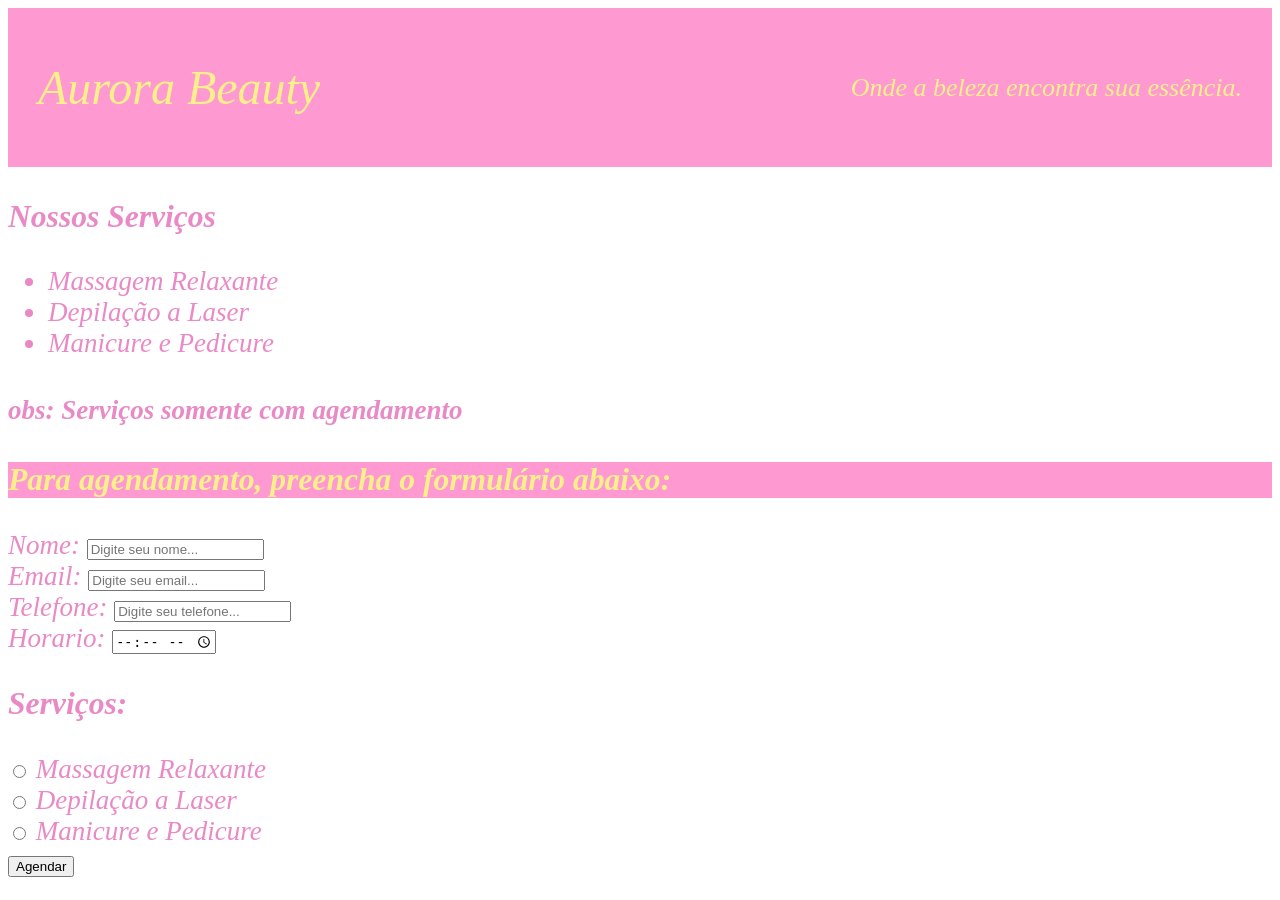
<file: atividade2.html>
<!DOCTYPE html>
<html lang="pt-BR">
<head>
    <meta charset="UTF-8">
    <meta name="viewport" content="width=device-width, initial-scale=1.0">
    <title>Aurora Beauty</title>
    <link rel="stylesheet" href="atividade2.css">
</head>
<body>
 
 <div class="logo">
    <header>
      <h1>Aurora Beauty</h1>
      <h3>Onde a beleza encontra sua essência.</h3>
    </header>
    <div class="servicos">
        <h3>Nossos Serviços</h3>
        <ul>
            <li>Massagem Relaxante</li>
            <li>Depilação a Laser</li>
            <li>Manicure e Pedicure</li>
        </ul>
        <h4>obs: Serviços somente com agendamento</h4>
    </div>

    <div class="agendamento">
        <h3>Para agendamento, preencha o formulário abaixo:</h3>
    </div>


    <div class="formulario">

        <label>Nome:</label>
        <input type="text" placeholder="Digite seu nome..." name="nome" required>

        <div>
            <label>Email:</label>
            <input type="email" placeholder="Digite seu email..." name="email" required>
        </div>

        <div>
            <label>Telefone:</label>
            <input type="tel" placeholder="Digite seu telefone..." name="telefone" required>
        </div>

        <div>
            <label>Horario:</label>
            <input type="time" name="horario" required>
        </div>
    </div>

    <div class=servicos2>
        <div>
            <h3>Serviços:</h3>
            <input type="radio" value="massagem" name="servico" required> Massagem Relaxante<br>
            <input type="radio" value="depilacao" name="servico" required> Depilação a Laser<br>
            <input type="radio" value="manicure" name="servico" required> Manicure e Pedicure<br>
        </div>
            <button type="submit">Agendar</button>
    </div>
</div>
</body>
</html>
</file>
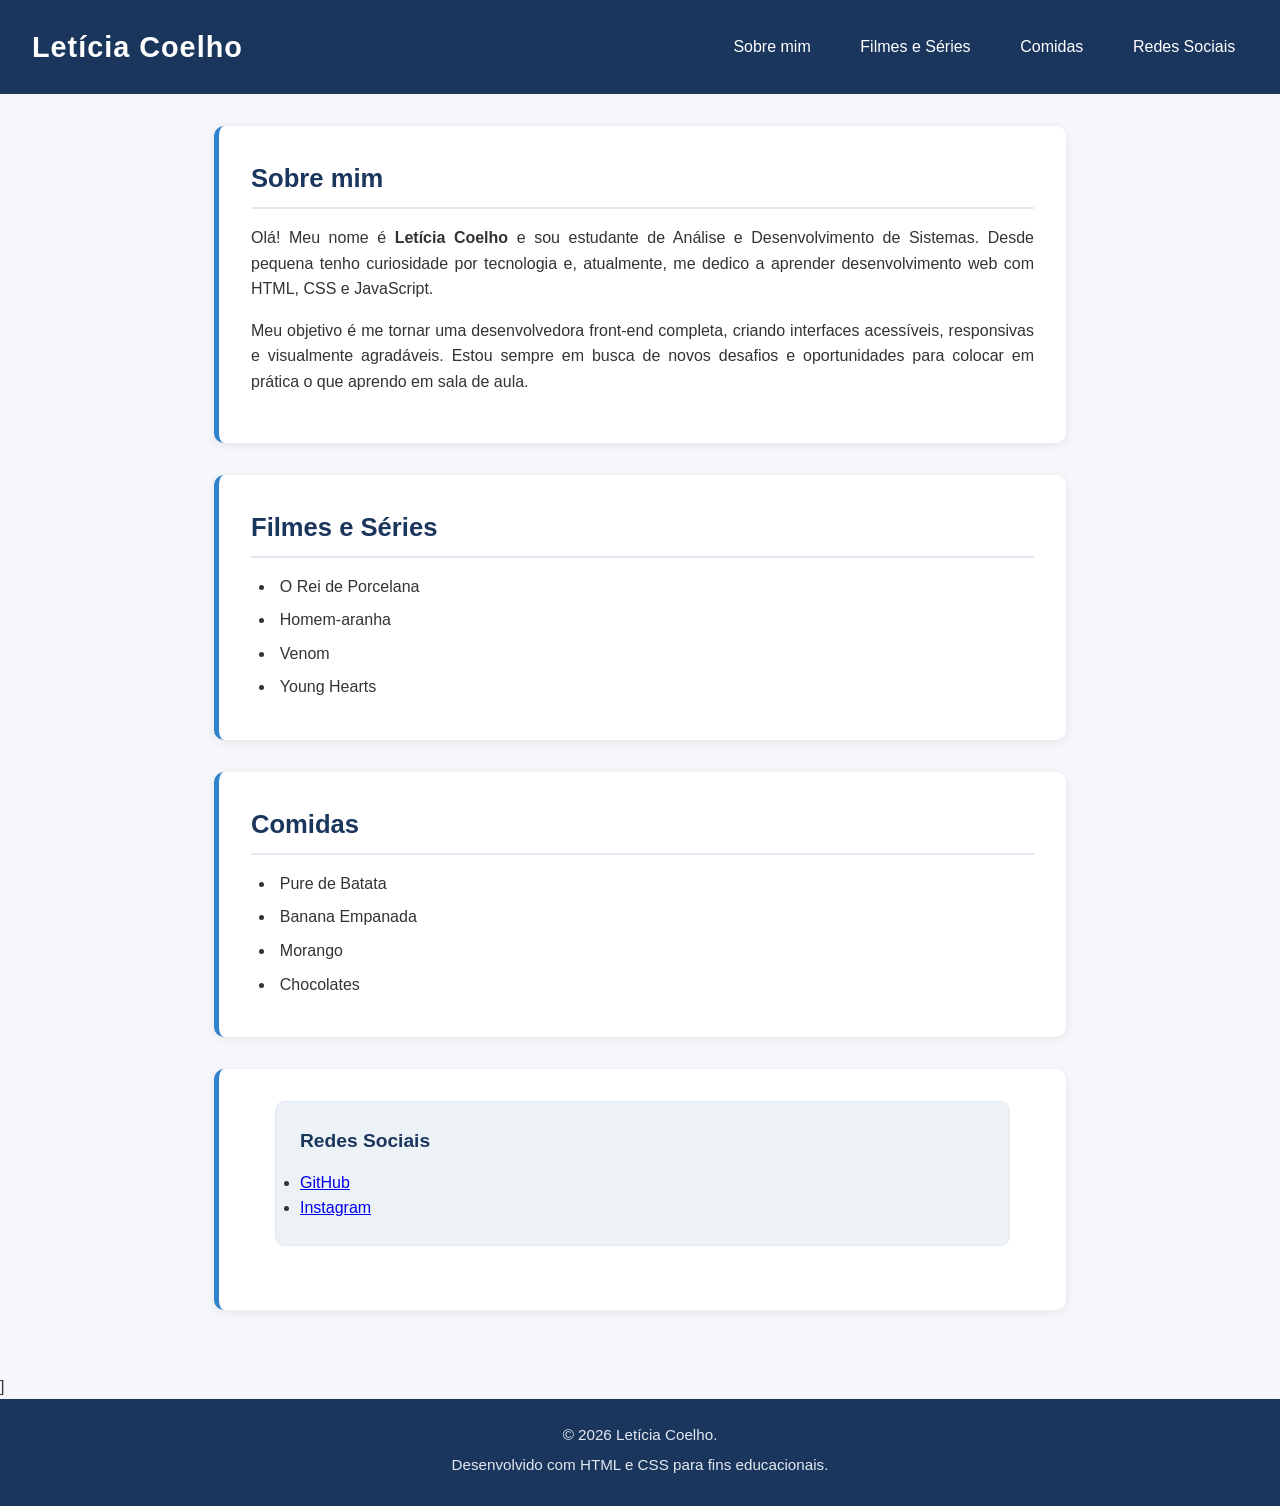
<file: atividade3.html>
<!DOCTYPE html>
<html lang="pt-BR">
<head>
    <meta charset="UTF-8">
    <meta name="viewport" content="width=device-width, initial-scale=1.0">
    <link rel="stylesheet" href="atividade3.css">

    <title>Letícia Coelho | Página Pessoal</title> 

</head>
<body>
    <header>
        <div class="logo">
            <h1>Letícia Coelho</h1>
        </div>
        <nav>
            <ul class="menu">
                <li><a href="#sobre">Sobre mim</a></li>
                <li><a href="#filme">Filmes e Séries</a></li>
                <li><a href="#comida">Comidas</a></li>
                <li><a href="#rede">Redes Sociais</a></li>
            </ul>
        </nav>
    </header>
    <main>
        <section id="sobre" class="secao">
            <h2>Sobre mim</h2>
            <p>Olá! Meu nome é <strong>Letícia Coelho</strong> e sou estudante de Análise e Desenvolvimento de Sistemas.
               Desde pequena tenho curiosidade por tecnologia e, atualmente, me dedico a aprender desenvolvimento web
               com HTML, CSS e JavaScript.</p>
               <p>Meu objetivo é me tornar uma desenvolvedora front-end completa, criando interfaces acessíveis,
               responsivas e visualmente agradáveis. Estou sempre em busca de novos desafios e oportunidades
               para colocar em prática o que aprendo em sala de aula.</p>
            </section>
            
            <section id="filme" class="secao">
                <h2>Filmes e Séries</h2>
                <ul class="lista-filmes">
                    <li>O Rei de Porcelana</li>
                    <li>Homem-aranha</li>
                    <li>Venom</li>
                    <li>Young Hearts</li>
                </ul>
            </section>
            
            <section id="comida" class="secao">
                <h2>Comidas</h2>
                <ul class="lista-comidas">
                    <li>Pure de Batata</li>
                    <li>Banana Empanada</li>
                    <li>Morango</li>
                    <li>Chocolates</li>
                </ul>
            </section>
            
            <section id="rede" class="secao">
                <aside class="sidebar">
                    <h3>Redes Sociais</h3>
                    <ul class="rede">
                        <li><a href="https://github.com/leticiaamarocoelho-star" target="_blank" rel="noopener">GitHub</a></li>
                        <li><a href="https://instagram.com/letcia_amaro?stkn=NzM5ZTBvbTh1bTB1" target="_blank" rel="noopener">Instagram</a></li>
                    </ul>
                </aside>
            </section>
        </main>]

        <footer>
            <p>&copy; 2026 Letícia Coelho.</p>
            <p>Desenvolvido com HTML e CSS para fins educacionais.</p>
        </footer>
    </main>
</body>
</html>
</file>
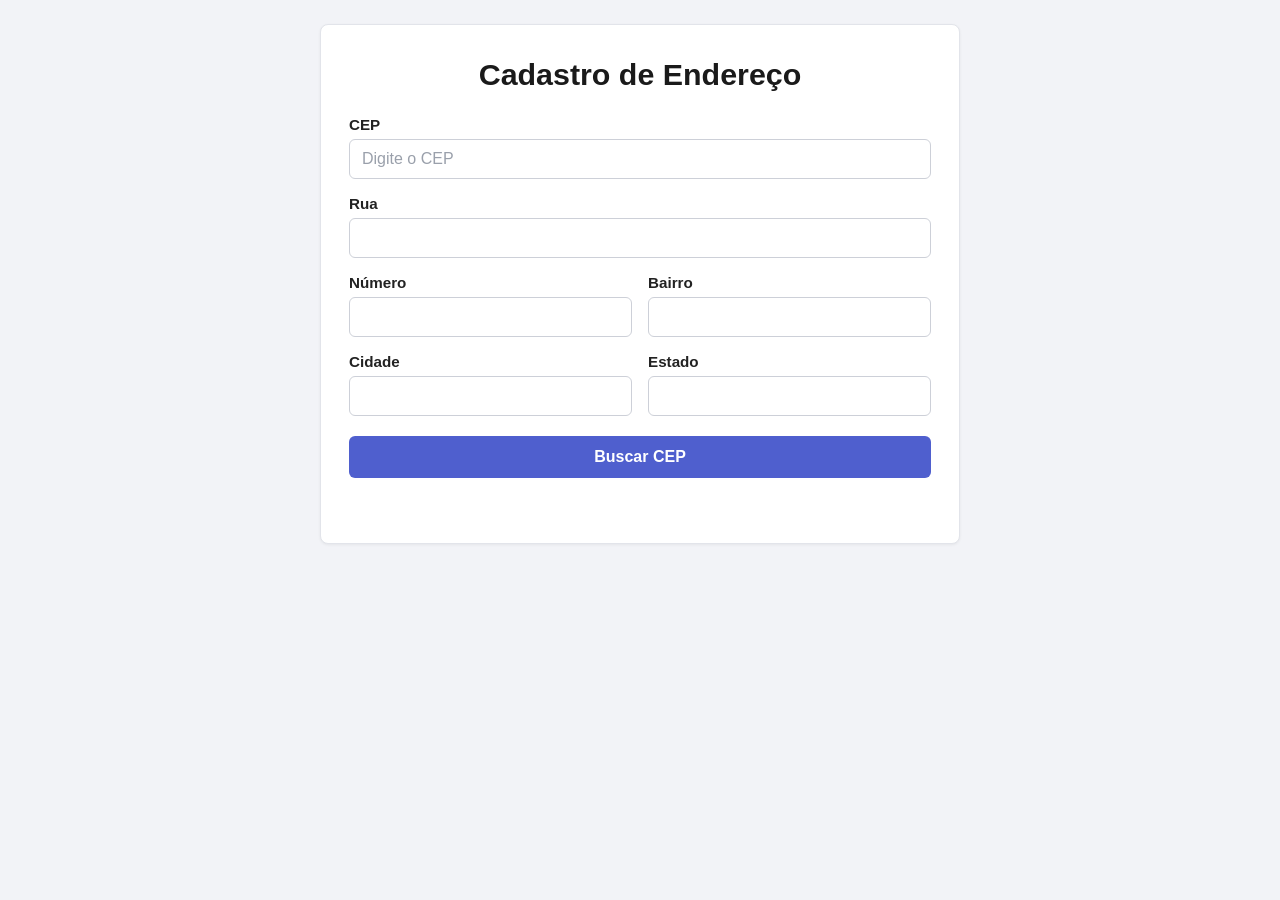
<file: atividade4.html>
<!DOCTYPE html>
<html lang="pt-BR">
    <head>
        <meta charset="UTF-8">
        <meta name="viewport" content="width=device-width, initial-scale=1.0, viewport-fit=cover">
        <title>Cadastro de Endereço</title>
        <link rel="stylesheet" href="atividade4.css">
    </head>
    <body>
        <div class="card">
            <h1>Cadastro de Endereço</h1>
            <form>
                <div class="campo">
                    <label for="cep">CEP</label>
                    <input type="text" id="cep" placeholder="Digite o CEP">
                </div>
                <div class="campo">
                    <label for="logradouro">Rua</label>
                    <input type="text" id="logradouro">
                </div>
                
                <div class="linha">
                    <div class="campo">
                        <label for="numero">Número</label>
                        <input type="text" id="numero">
                    </div>
                    <div class="campo">
                        <label for="bairro">Bairro</label>
                        <input type="text" id="bairro">
                    </div>
                </div>
                <div class="linha">
                    <div class="campo">
                        <label for="cidade">Cidade</label>
                        <input type="text" id="cidade">
                    </div>
                    <div class="campo">
                        <label for="estado">Estado</label><input type="text" id="estado">
                    </div>
                </div>
                <button type="button" onclick="buscarCep()">Buscar CEP</button>
                <p id="mensagem"></p>
            </form>
        </div>

        <script>
        const mensagem = document.querySelector("#mensagem");
        const cep = document.querySelector("#cep");
        const logradouro = document.querySelector("#logradouro");
        const numero = document.querySelector("#numero");
        const bairro = document.querySelector("#bairro");
        const cidade = document.querySelector("#cidade");
        const estado = document.querySelector("#estado");
        
        function buscarCep() {
            logradouro.value = "";
            numero.value = "";
            bairro.value = "";
            cidade.value = "";
            estado.value = "";
            mensagem.textContent = "Carregando...";
            
            console.log(cep.value);
            
            fetch(`https://viacep.com.br/ws/${cep.value}/json/`)
            .then(function (response) {
                if (!response.ok) {
                    throw new Error("Erro ao buscar CEP");
                }
                console.log(response)
                return response.json();
            })
            
            .then(function (dados) {
                mensagem.textContent = "";
                bairro.value = dados.bairro;
                cidade.value = dados.localidade;
                estado.value = dados.uf;
                logradouro.value = dados.logradouro;
                
                console.log(dados)
            })
            
            .catch(function (erro) {
                mensagem.textContent = "Não foi possível.";
                console.error(erro);
            });
        }
     </script>  
 </body>
</html>
</file>
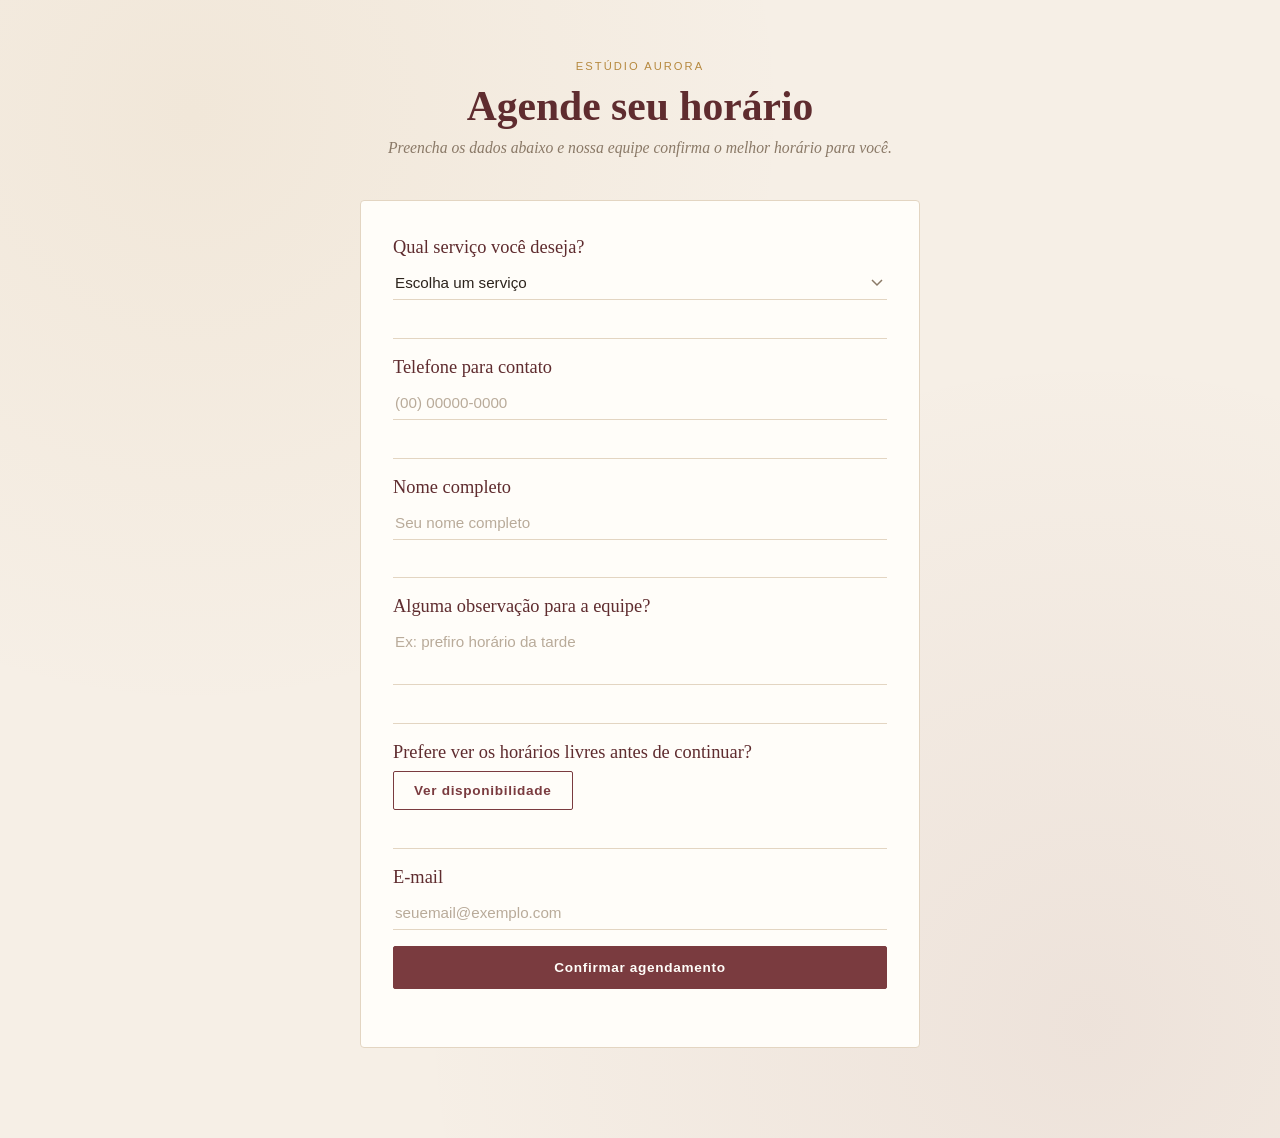
<file: atividade5.html>
<!DOCTYPE html>
<html lang="pt-BR">
    <head>
        <meta charset="UTF-8">
        <meta name="viewport" content="width=device-width, initial-scale=1">
        <title>Estúdio Aurora — Agendamento</title>
        <link rel="stylesheet" href="atividade5.css">
    </head>
    <body>
        
        <div class="page">
            <div class="marca"><span>ESTÚDIO AURORA</span></div>
            <h1>Agende seu horário</h1>
            <p class="intro">Preencha os dados abaixo e nossa equipe confirma o melhor horário para você.</p>
            <form class="evento-form" onsubmit="enviouFormulario(event)">
                <div class="campo">
                    <label for="servico">Qual serviço você deseja?</label>
                    <select id="servico" onchange="mudouOpcao(this)">
                        <option value="">Escolha um serviço</option>
                        <option value="Corte">Corte</option>
                        <option value="Coloração">Coloração</option>
                        <option value="Escova">Escova modelada</option>
                        <option value="Manicure">Manicure e pedicure</option>
                    </select>
                    <p class="resultado" id="resultadoChange"></p>
                </div>
                <div class="campo">
                    <label for="telefone">Telefone para contato</label>
                    <input type="tel" id="telefone" placeholder="(00) 00000-0000" onfocus="entrouNoCampo()">
                    <p class="resultado" id="resultadoFocus"></p>
                </div>
                <div class="campo">
                    <label for="nome">Nome completo</label>
                    <input type="text" id="nome" placeholder="Seu nome completo" onblur="saiuDoCampo()">
                    <p class="resultado" id="resultadoBlur"></p>
                </div>
                <div class="campo">
                    <label for="observacoes">Alguma observação para a equipe?</label>
                    <textarea id="observacoes" placeholder="Ex: prefiro horário da tarde" onkeydown="pressionouTecla(event)"></textarea>
                    <p class="resultado" id="resultadoKeyDown"></p>
                </div>
                <div class="campo">
                    <label>Prefere ver os horários livres antes de continuar?</label>
                    <button type="button" onclick="clicou()">Ver disponibilidade</button>
                    <p class="resultado" id="resultadoClick"></p>
                </div>
                <div class="campo">
                    <label for="email">E-mail</label>
                    <input type="email" id="email" placeholder="seuemail@exemplo.com">
                    <button type="submit">Confirmar agendamento</button>
                    <p class="resultado" id="resultadoSubmit"></p>
                </div>
            </form>
        </div>
        
        
        <script>
        
        function clicou() {
            document.getElementById("resultadoClick").textContent =
            "Horários livres hoje: 10h, 14h e 16h30.";
        }
        
        function mudouOpcao(elemento) {
            document.getElementById("resultadoChange").textContent =
            "Você escolheu: " + elemento.value;
        }
        
        function enviouFormulario(event) {
            event.preventDefault();
            document.getElementById("resultadoSubmit").textContent =
            "Formulário enviado!";

        }

        function entrouNoCampo() {
            document.getElementById("resultadoFocus").textContent =
            "O campo recebeu foco!";
        }

        function saiuDoCampo() {
            document.getElementById("resultadoBlur").textContent =
            "Você saiu do campo!";
        }

        function pressionouTecla(event) {
            document.getElementById("resultadoKeyDown").textContent =
            "Você pressionou: " + event.key;
            }
       </script>
   </body>
</html>
</file>
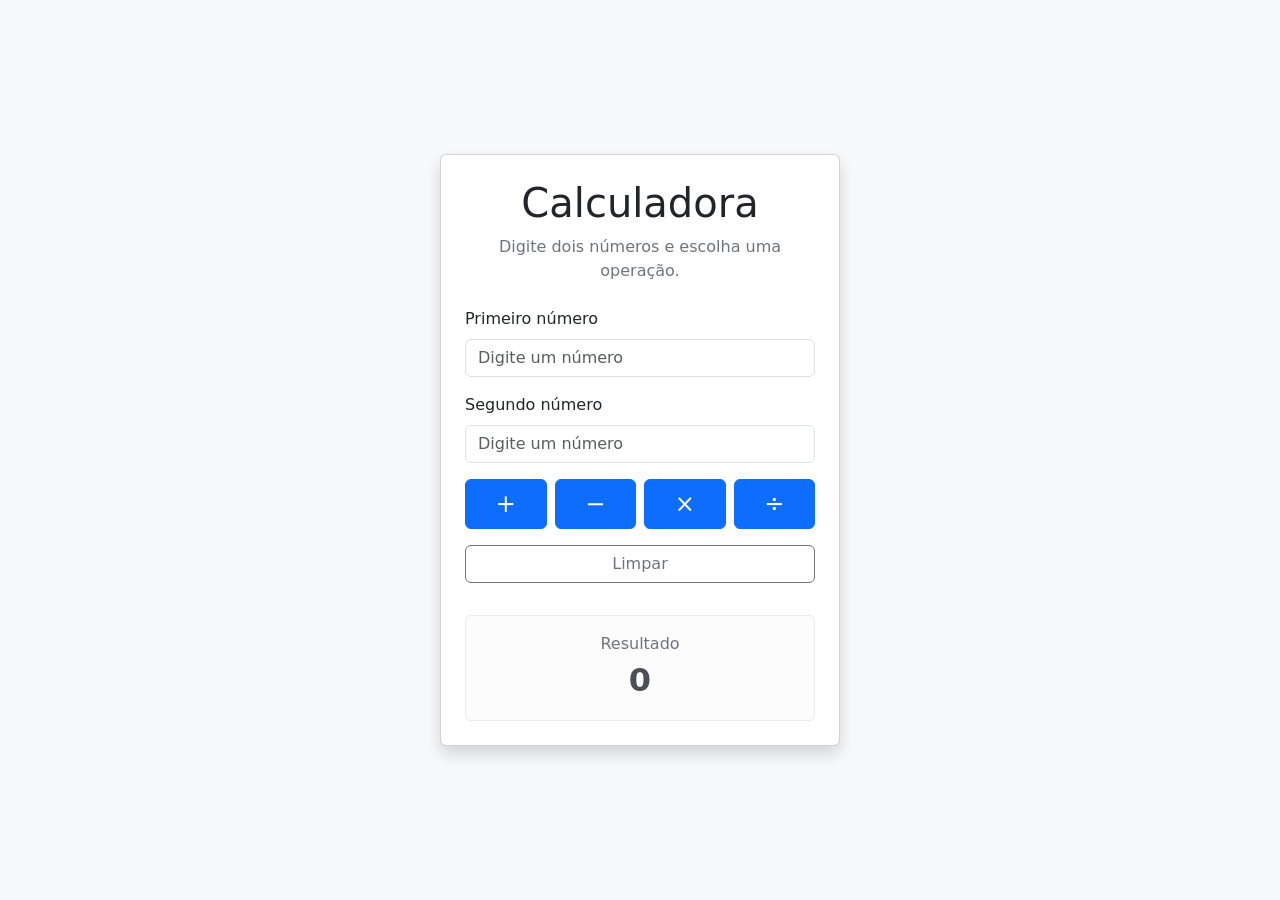
<file: atividade6.html>
<!DOCTYPE html>
<html lang="pt-BR">
  <head>
    <meta charset="UTF-8" />
    <meta name="viewport" content="width=device-width, initial-scale=1.0" />
    <title>Calculadora</title>
    <link
      href="https://cdn.jsdelivr.net/npm/bootstrap@5.3.8/dist/css/bootstrap.min.css"
      rel="stylesheet"
    />
  </head>
  <body class="bg-light">
    <main
      class="container min-vh-100 d-flex justify-content-center align-items-center"
    >
      <div class="card shadow p-4" style="max-width: 400px; width: 100%">
        <h1 class="text-center mb-2">Calculadora</h1>
        <p class="text-center text-secondary mb-4">
          Digite dois números e escolha uma operação.
        </p>
        <div class="mb-3">
          <label for="number1" class="form-label"> Primeiro número </label>
          <input
            type="number"
            id="number1"
            class="form-control"
            placeholder="Digite um número"
          />
        </div>
        <div class="mb-3">
          <label for="number2" class="form-label"> Segundo número </label>
          <input
            type="number"
            id="number2"
            class="form-control"
            placeholder="Digite um número"
          />
        </div>
        <div class="row g-2 mb-3">
          <div class="col-3">
            <button class="btn btn-primary w-100 fs-4" onclick="calcular('+')">
              +
            </button>
          </div>
          <div class="col-3">
            <button class="btn btn-primary w-100 fs-4" onclick="calcular('-')">
              −
            </button>
          </div>
          <div class="col-3">
            <button class="btn btn-primary w-100 fs-4" onclick="calcular('*')">
              ×
            </button>
          </div>
          <div class="col-3">
            <button class="btn btn-primary w-100 fs-4" onclick="calcular('/')">
              ÷
            </button>
          </div>
        </div>
        <button class="btn btn-outline-secondary w-100 mb-3" onclick="limpar()">
          Limpar
        </button>
        <div id="error" class="text-danger text-center mb-3"></div>
        <div class="alert alert-light text-center mb-0">
          <div class="text-secondary">Resultado</div>
          <div id="result" class="fs-2 fw-bold">0</div>
        </div>
      </div>
    </main>
    <script>
      function calcular(operacao) {
        const number1 = parseFloat(document.getElementById("number1").value);
        const number2 = parseFloat(document.getElementById("number2").value);
        const resultElement = document.getElementById("result");
        const errorElement = document.getElementById("error");

        errorElement.textContent = "";
        resultElement.textContent = "0";

        if (isNaN(number1) || isNaN(number2)) {
          errorElement.textContent = "Por favor, insira dois números";
          return;
        }

        let result;
        switch (operacao) {
          case "+":
            result = number1 + number2;
            break;
          case "-":
            result = number1 - number2;
            break;
          case "*":
            result = number1 * number2;
            break;
          case "/":
            if (number2 === 0) {
              errorElement.textContent = "Erro: Divisão por zero não é permitida.";
              return;
            }
            result = number1 / number2;
            break;
          default:
            errorElement.textContent = "Operação inválida.";
            return;
        }

        resultElement.textContent = result.toFixed(0);
      }

      function limpar() {
        document.getElementById("number1").value = "";
        document.getElementById("number2").value = "";
        document.getElementById("result").textContent = "0";
        document.getElementById("error").textContent = "";
      }
    </script>
  </body>
</html>
</file>
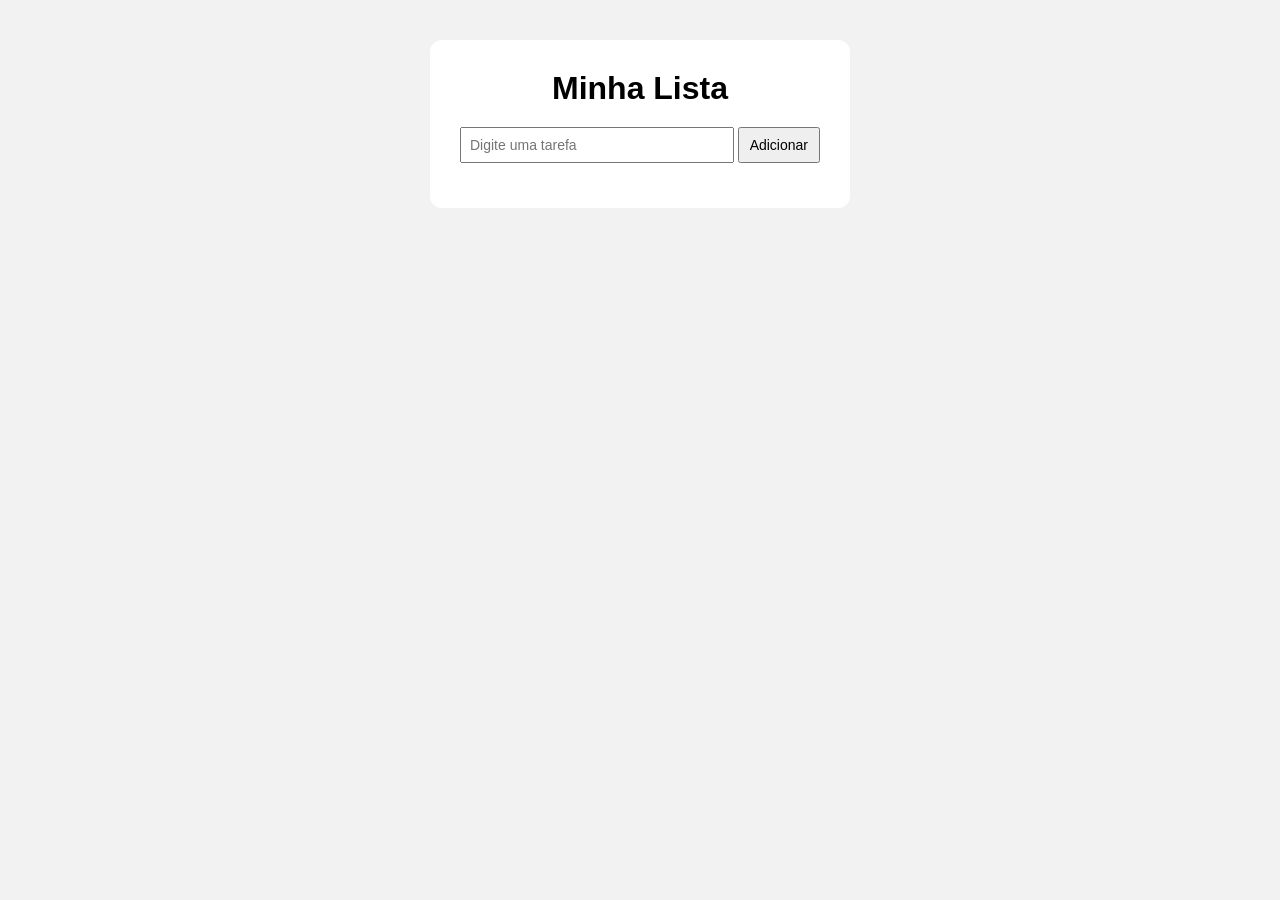
<file: atividade7.html>
<!DOCTYPE html>
<html lang="pt-BR">
    <head>
        <meta charset="UTF-8">
        <meta name="viewport" content="width=device-width, initial-scale=1">
        <link rel="stylesheet" href="atividade7.css">
        <title>Minha Lista</title>
    </head>
    <body>
        <div class="container">
            <h1>Minha Lista</h1>
            <div class="entrada">
                <input type="text" id="tarefa" placeholder="Digite uma tarefa">
                <button id="adicionar">Adicionar</button>
            </div>
            <ul id="lista"></ul>
        </div>
        
        <script>
        
        const input = document.getElementById('tarefa');
        const botao = document.getElementById('adicionar');
        const lista = document.getElementById('lista');
        
        function adicionarTarefa() {
            
            const texto = input.value.trim();
            if (texto === '') return;
            const li = document.createElement('li');
            const checkbox = document.createElement('input');
            checkbox.type = 'checkbox';
            const span = document.createElement('span');
            span.textContent = ' ' + texto;
            checkbox.addEventListener('change', () => {
                li.classList.toggle('feita', checkbox.checked);
            });
            
            li.append(checkbox, span);
            lista.appendChild(li);
            input.value = '';
            input.focus();
        }
        
        botao.addEventListener('click', adicionarTarefa);
        input.addEventListener('keydown', (e) => {
            if (e.key === 'Enter') adicionarTarefa();
            });
            
        </script>
    </body>
</html>
</file>
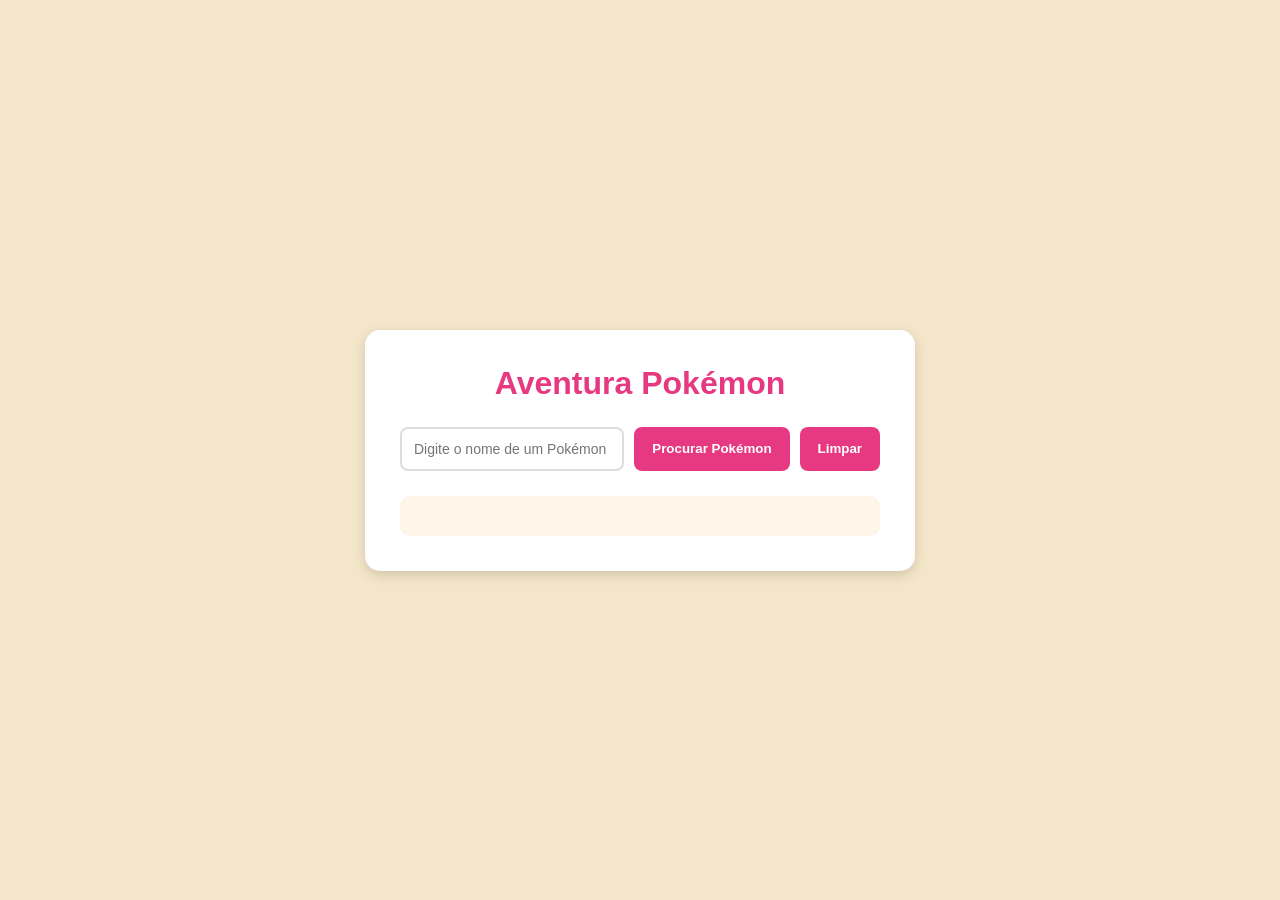
<file: atividade8.html>
<!DOCTYPE html>
<html lang="pt-BR">
    <head>
        <meta charset="UTF-8">
        <meta name="viewport" content="width=device-width, initial-scale=1">
        <link rel="stylesheet" href="atividade8.css">
        <title>Pokémon</title>
    </head>
    <body>
        
        <div class="titulo">
            <h1>Aventura Pokémon</h1>
            
            <div class="entrada">
                <input type="text" id="adicionar" placeholder="Digite o nome de um Pokémon"><!-- cria um campo de texto -->
                <button id="Procurar">Procurar Pokémon</button>
                <button id="Limpar">Limpar</button>
            </div>
            <ul id="lista"></ul>
        </div>
        

        <script>
            
        const input = document.getElementById('adicionar'); 
        const botao = document.getElementById('Procurar');
        const lista = document.getElementById('lista');
        
        async function procurarPokemon() {
            
            const nome = input.value.trim().toLowerCase();
            if (nome === '') {
                alert('Digite o nome de um Pokémon!');
            }
            lista.innerHTML = '<li>Pesquisando...</li>';
            try {
                const resposta = await fetch(
                    `https://pokeapi.co/api/v2/pokemon/${nome}` /* Faz uma requisição para a API do Pokémon com o nome digitado pelo usuário */                     
                );
                
                if (!resposta.ok) {
                    if (resposta.status === 404) {
                        lista.innerHTML = '<li>Pokémon não encontrado!</li>';
                        return;
                    }
                    
                    throw new Error('Erro ao acessar a API');
                }
                
                const dados = await resposta.json();/* Converte a resposta da API em um objeto JSON */
                lista.innerHTML = '';/* Limpa a lista antes de exibir as informações do Pokémon */
            
                const informacoes = [/* Cria um array com as informações do Pokémon */
                    
                'Nome: ' + dados.name,
                'ID: ' + dados.id,
                'Altura: ' + dados.height / 10 + ' metros',
                'Peso: ' + dados.weight / 10 + ' kg',
                'Habilidades: ' + dados.abilities 
                .map(item => item.ability.name)/* Mapeia as habilidades */
                .join(', ')
                ];
                
                informacoes.forEach(function(informacao) {
                    const li = document.createElement('li');
                    li.textContent = informacao;
                    lista.appendChild(li);
                });
            } catch (erro) {
                lista.innerHTML = '<li>Erro na comunicação com a API!</li>';
                console.log(erro);
            }
        }
        botao.addEventListener('click', procurarPokemon);
        input.addEventListener('keydown', function(e) {
            if (e.key === 'Enter') {
                procurarPokemon();
            }
        });
        </script>
    </body>
</html>
</file>
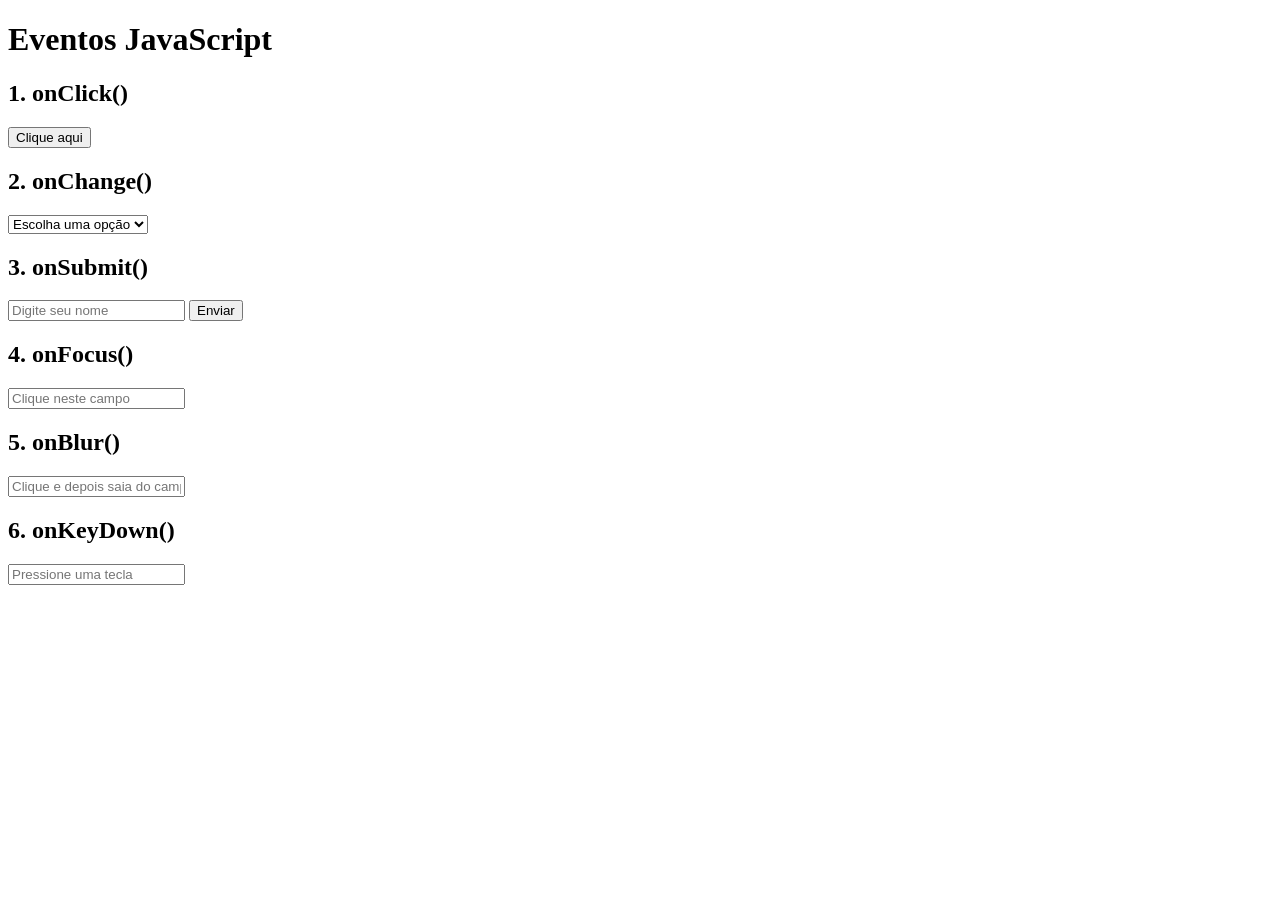
<file: atividadeexemplo.html>
<!DOCTYPE html>
<html lang="pt-BR">
    <head>
        <meta charset="UTF-8">
        <title>Exemplos de Eventos JavaScript</title>
    </head>
    <body>
        <h1>Eventos JavaScript</h1>

        <h2>1. onClick()</h2>
        <button onclick="clicou()">Clique aqui</button>
        <p id="resultadoClick"></p>

        <h2>2. onChange()</h2>
        <select onchange="mudouOpcao(this)">
            <option value="">Escolha uma opção</option>
            <option value="JavaScript">JavaScript</option>
            <option value="HTML">HTML</option>
            <option value="CSS">CSS</option>
        </select>
        <p id="resultadoChange"></p>

        <h2>3. onSubmit()</h2>
        <form onsubmit="enviouFormulario(event)">
            <input type="text" placeholder="Digite seu nome">
            <button type="submit">Enviar</button>
        </form>
        <p id="resultadoSubmit"></p>


        <h2>4. onFocus()</h2>
        <input type="text" placeholder="Clique neste campo" onfocus="entrouNoCampo()">
        <p id="resultadoFocus"></p>


        <h2>5. onBlur()</h2>
        <input type="text" placeholder="Clique e depois saia do campo" onblur="saiuDoCampo()">
        <p id="resultadoBlur"></p>


        <h2>6. onKeyDown()</h2>
        <input type="text" placeholder="Pressione uma tecla" onkeydown="pressionouTecla(event)">
        <p id="resultadoKeyDown"></p>


        <script>
            function clicou() {
                document.getElementById("resultadoClick").textContent =
                    "Você clicou no botão!";
            }

            function mudouOpcao(elemento) {
                document.getElementById("resultadoChange").textContent =
                    "Você escolheu: " + elemento.value;
            }

            function enviouFormulario(event) {
                event.preventDefault();

                document.getElementById("resultadoSubmit").textContent =
                    "Formulário enviado!";
            }

            function entrouNoCampo() {
                document.getElementById("resultadoFocus").textContent =
                    "O campo recebeu foco!";
            }

            function saiuDoCampo() {
                document.getElementById("resultadoBlur").textContent =
                    "Você saiu do campo!";
            }

            function pressionouTecla(event) {
                document.getElementById("resultadoKeyDown").textContent =
                    "Você pressionou: " + event.key;
            }
        </script>
    </body>
</html>
</file>
<file: atividade2.css>
header {
   background: #ff99d1;
   padding: 20px 30px;
   display: flex;
   justify-content: space-between;
   align-items: center;
}
  
header h1 {
   color: rgb(249, 240, 139);
   font-size: 48px;
   font-style: italic;
   font-weight: 300;
}
 
header h3 {
   color: rgb(249, 240, 139);
   font-size: 26px;
   font-style: italic;
   font-weight: 300;
}
 
.servicos {
    color: rgb(233, 137, 197);
   font-size: 27px;
   font-style: italic;
   font-weight: 300;
}
 
.agendamento {
   background: #ff99d1;
   color: rgb(249, 240, 139);
   font-size: 27px;
   font-style: italic;
   font-weight: 300;
}
 
.formulario {
   color: rgb(233, 137, 197);
   font-size: 27px;
   font-style: italic;
   font-weight: 300;
}
 
.servicos2 {
   color: rgb(233, 137, 197);
   font-size: 27px;
   font-style: italic;
   font-weight: 300;
}
</file>
<file: atividade3.css>
* {
   margin: 0;
   padding: 0;
   box-sizing: border-box;
}
body {
   font-family: 'Segoe UI', Tahoma, Geneva, Verdana, sans-serif;
   line-height: 1.6;
   color: #333;
   background-color: #f5f7fa;
   display: flex;
   flex-direction: column;
   min-height: 100vh;
}

header {
   background-color: #1a365d;
   color: #ffffff;
   padding: 1.5rem 2rem;
   display: flex;
   justify-content: space-between;
   align-items: center;
   flex-wrap: wrap;
   gap: 1rem;
}

.logo h1 {
   font-size: 1.8rem;
   font-weight: 700;
   letter-spacing: 1px;
}

.menu {
   display: flex;
   list-style: none;
   gap: 1.5rem;
   align-items: center;
}

.menu a {
   color: #ffffff;
   text-decoration: none;
   font-weight: 500;
   padding: 0.4rem 0.8rem;
   border-radius: 4px;
   transition: background-color 0.3s ease;
}

.menu a:hover {
   background-color: #2c5282;
}

main {
   flex: 1;
   max-width: 900px;
   margin: 2rem auto;
   padding: 0 1.5rem;
   width: 100%;
}

.secao {
   background-color: #ffffff;
   padding: 2rem;
   margin-bottom: 2rem;
   border-radius: 10px;
   box-shadow: 0 2px 10px rgba(0, 0, 0, 0.08);
   border-left: 5px solid #3182ce;
}
.secao h2 {
   color: #1a365d;
   font-size: 1.6rem;
   margin-bottom: 1rem;
   border-bottom: 2px solid #e2e8f0;
   padding-bottom: 0.5rem;
}
.secao p {
   margin-bottom: 1rem;
   text-align: justify;
}

.lista-filmes,
.lista-comidas {
   margin-left: 1.5rem;
   margin-top: 0.8rem;
}

.lista-filmes li,
.lista-comidas li {
   margin-bottom: 0.5rem;
   padding-left: 0.3rem;
}

.sidebar {
   background-color: #edf2f7;
   padding: 1.5rem;
   margin: 0 auto 2rem;
   max-width: 900px;
   width: calc(100% - 3rem);
   border-radius: 10px;
   border: 1px solid #e2e8f0;
}

.sidebar h3 {
   color: #1a365d;
   font-size: 1.2rem;
   margin-bottom: 0.8rem;
   margin-top: 1rem;
}

.sidebar h3:first-child {
   margin-top: 0;
}

footer {
   background-color: #1a365d;
   color: #e2e8f0;
   text-align: center;
   padding: 1.5rem;
   margin-top: auto;
}

footer p {
   margin-bottom: 0.3rem;
   font-size: 0.95rem;
}

@media (max-width: 768px) {
   header {
       flex-direction: column;
       text-align: center;
       padding: 1.2rem 1rem;
   }
   .menu {
       flex-direction: column;
       gap: 0.6rem;
       width: 100%;
   }
   .menu a {
       display: block;
       width: 100%;
       text-align: center;
   }
   main {
       margin: 1.2rem auto;
       padding: 0 1rem;
   }
   .secao {
       padding: 1.4rem;
   }
   .sidebar {
       width: calc(100% - 2rem);
       margin-bottom: 1.5rem;
   }
   .botao-enviar {
       width: 100%;
   }
}
</file>
<file: atividade4.css>
:root {
    box-sizing: border-box;
    padding-top: env(safe-area-inset-top, 0px);
    padding-bottom: env(safe-area-inset-bottom, 0px);
}

*, *::before, *::after {
    box-sizing: inherit;
}

body {
    font-family: Arial, Helvetica, sans-serif;
    background-color: #f2f3f7;
    margin: 0;
    padding: 24px 16px;
    display: flex;
    justify-content: center;
    align-items: flex-start;
    min-height: 100vh;
}

.card {
    background-color: #ffffff;
    width: 100%;
    max-width: 640px;
    border-radius: 8px;
    border: 1px solid #e2e4ea;
    box-shadow: 0 1px 3px rgba(0, 0, 0, 0.06);
    padding: 32px 28px 28px;
}

h1 {
    text-align: center;
    font-size: 1.9rem;
    font-weight: 700;
    margin: 0 0 24px;
    color: #1a1a1a;
}

form {
    display: flex;
    flex-direction: column;
    gap: 16px;
}

.campo {
    display: flex;
    flex-direction: column;
    gap: 6px;
}

.linha {
    display: grid;
    grid-template-columns: 1fr 1fr;
    gap: 16px;
}

label {
    font-size: 0.95rem;
    font-weight: 600;
    color: #222;
}

input[type="text"] {
    width: 100%;
    padding: 10px 12px;
    font-size: 1rem;
    border: 1px solid #cdd0d8;
    border-radius: 6px;
    background-color: #fff;
    color: #1a1a1a;
}

input[type="text"]::placeholder {
    color: #9aa0ab;
}

input[type="text"]:focus {
    outline: none;
    border-color: #4f5fce;
    box-shadow: 0 0 0 3px rgba(79, 95, 206, 0.15);
}

button {
    margin-top: 4px;
    width: 100%;
    padding: 12px;
    font-size: 1rem;
    font-weight: 600;
    color: #fff;
    background-color: #4f5fce;
    border: none;
    border-radius: 6px;
    cursor: pointer;
    transition: background-color 0.15s ease;
}

button:hover {
    background-color: #414fb0;
}

button:active {
    background-color: #37429a;
}

#mensagem {
    text-align: center;
    margin: 4px 0 0;
    font-size: 0.9rem;
    color: #555;
    min-height: 1.2em;
}

@media (max-width: 480px) {
    .card {
        padding: 24px 18px 20px;
    }
    
    h1 {
        font-size: 1.5rem;
    }

    .linha {
        grid-template-columns: 1fr;
        gap: 16px;
    }
}
</file>
<file: atividade5.css>
:root {
    --bg: #f6efe6;
    --panel: #fffdf9;
    --border: #e3d5c2;
    --text: #2c231c;
    --muted: #8a7967;
    --wine: #7a3b3f;
    --wine-dark: #5f2c2f;
    --gold: #b6893f;
    --serif: 'Cormorant Garamond', Georgia, 'Times New Roman', serif;
    --sans: 'Avenir Next', -apple-system, BlinkMacSystemFont, 'Segoe UI', sans-serif;
}

* { box-sizing: border-box; }

body {
    background: var(--bg);
    background-image:
    radial-gradient(circle at 15% 10%, rgba(182, 137, 63, 0.08), transparent 40%),
    radial-gradient(circle at 85% 90%, rgba(122, 59, 63, 0.07), transparent 45%);
    color: var(--text);
    font-family: var(--sans);
    margin: 0;
    padding: 56px 20px 90px;
    display: flex;
    justify-content: center;
}

.page {
    width: 100%;
    max-width: 560px;
}

.marca {
    text-align: center;
    margin-bottom: 8px;
}

.marca span {
    font-family: var(--sans);
    font-size: 0.7rem;
    letter-spacing: 0.18em;
    color: var(--gold);
}

.page > h1 {
    font-family: var(--serif);
    font-size: 2.6rem;
    font-weight: 600;
    text-align: center;
    margin: 0 0 6px;
    color: var(--wine-dark);
}

.page > p.intro {
    color: var(--muted);
    font-size: 0.98rem;
    text-align: center;
    margin: 0 0 40px;
    line-height: 1.55;
    font-family: var(--serif);
    font-style: italic;
}

form.evento-form {
    display: flex;
    flex-direction: column;
    gap: 18px;
    background: var(--panel);
    border: 1px solid var(--border);
    border-radius: 4px;
    padding: 36px 32px;
}

.campo {
    display: flex;
    flex-direction: column;
    gap: 8px;
    padding-bottom: 16px;
    border-bottom: 1px solid var(--border);
}

.campo:last-of-type {
    border-bottom: none;
    padding-bottom: 0;
}

.campo label {
    font-family: var(--serif);
    font-size: 1.15rem;
    color: var(--wine-dark);
}

input[type="text"], input[type="tel"], input[type="email"], select, textarea {
    width: 100%;
    background: transparent;
    border: none;
    border-bottom: 1px solid var(--border);
    color: var(--text);
    font-family: var(--sans);
    font-size: 0.95rem;
    padding: 8px 2px;
    outline: none;
    transition: border-color 0.2s ease;
    resize: none;
}

textarea {
    min-height: 60px;
    font-family: var(--sans);
}

input::placeholder, textarea::placeholder {
    color: #b9ab9a;
}

input:focus, select:focus, textarea:focus {
    border-bottom-color: var(--wine);
}

select {
    appearance: none;
    background-image: url("data:image/svg+xml,%3Csvg xmlns='http://www.w3.org/2000/svg' width='12' height='8'%3E%3Cpath d='M1 1l5 5 5-5' stroke='%238a7967' stroke-width='1.5' fill='none'/%3E%3C/svg%3E");
    background-repeat: no-repeat;
    background-position: right 4px center;
    padding-right: 24px;
}

button {
    font-family: var(--sans);
    font-size: 0.85rem;
    letter-spacing: 0.05em;
    font-weight: 600;
    border-radius: 2px;
    border: 1px solid var(--wine);
    padding: 11px 20px;
    cursor: pointer;
    align-self: flex-start;
    background: transparent;
    color: var(--wine);
    transition: background 0.2s ease, color 0.2s ease;
}

button:hover {
    background: var(--wine);
    color: #fffdf9;
}

button[type="submit"] {
    background: var(--wine);
    color: #fffdf9;
    align-self: stretch;
    text-align: center;
    padding: 13px 20px;
    margin-top: 8px;
}

button[type="submit"]:hover {
    background: var(--wine-dark);
}

.resultado {
    font-family: var(--sans);
    font-size: 0.78rem;
    color: var(--gold);
    min-height: 1.1em;
    margin: 0;
}

.contador {
    font-size: 0.72rem;
    color: var(--muted);
    align-self: flex-end;
}
</file>
<file: atividade7.css>
body {
  font-family: Arial, sans-serif;
  background: #f2f2f2;
  display: flex;
  justify-content: center;
  padding-top: 40px;
  margin: 0;
}

.container {
  background: #fff;
  padding: 30px;
  border-radius: 12px;
  width: 100%;
  max-width: 420px;
  box-sizing: border-box;
}

h1 {
  text-align: center;
  margin: 0 0 20px;
}

.entrada {
  display: flex;
  gap: 4px;
}

#tarefa {
  flex: 1;
  padding: 8px;
  font-size: 14px;
  min-width: 0;
}

button {
  padding: 8px 10px;
  font-size: 14px;
  cursor: pointer;
}

ul {
  margin: 15px 0 0;
  padding-left: 30px;
}

li {
  margin: 6px 0;
}

li.feita span {
  text-decoration: line-through;
  color: #666;
}
</file>
<file: atividade8.css>
* {
    margin: 0;
    padding: 0;
    box-sizing: border-box;/* Faz o tamanho dos elementos incluir padding e bordas */
}

body {
    background-color: #f4e6c8;
    font-family: Arial, sans-serif;
    min-height: 100vh;
    display: flex;
    justify-content: center;
    align-items: center;
}

.titulo {
    background-color: #ffffff;
    width: 90%;
    max-width: 550px;
    padding: 35px;
    margin: 20px;
    border-radius: 15px;
    text-align: center;
    box-shadow: 0 4px 12px rgba(0,0,0,0.15);
}

h1 {
    color: #e63981;
    margin-bottom: 25px;
    font-size: 32px;
}

.entrada {
    display: flex;
    gap: 10px;
    margin-bottom: 25px;
}

input[type="text"] {
    flex: 1;
    padding: 12px;
    border: 2px solid #dddddd;
    border-radius: 8px;
    font-size: 14px;
    outline: none;
}
button {
    background-color: #e63981;
    color: white;
    padding: 12px 18px;
    border: none;
    border-radius: 8px;
    cursor: pointer;
    font-weight: bold;
}

ul {
    list-style: none;
    background-color: #fff4e8;
    padding: 20px;
    border-radius: 10px;
    text-align: left;
}

li {
    color: #333333;
    padding: 10px;
    margin-bottom: 8px;
    background-color: white;
    border-radius: 6px;
    border-left: 4px solid #e63981;
}
</file>
